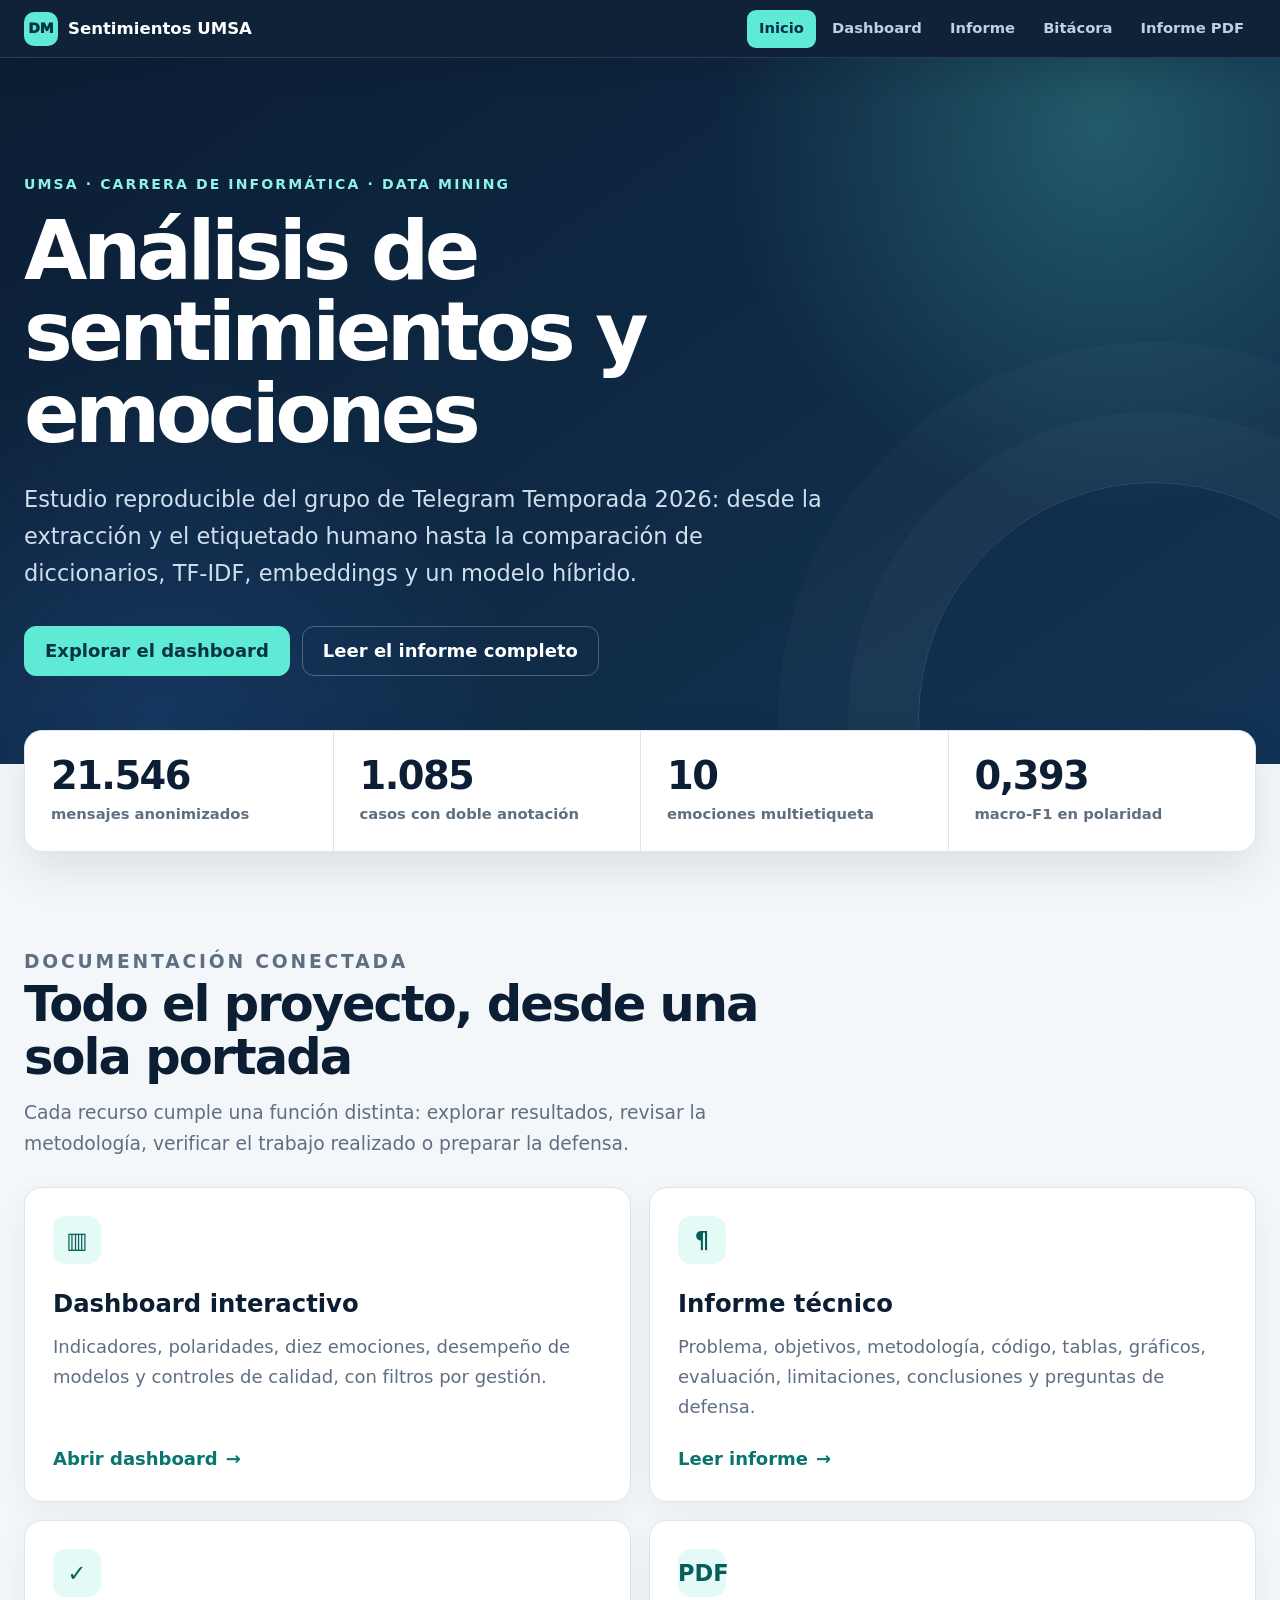
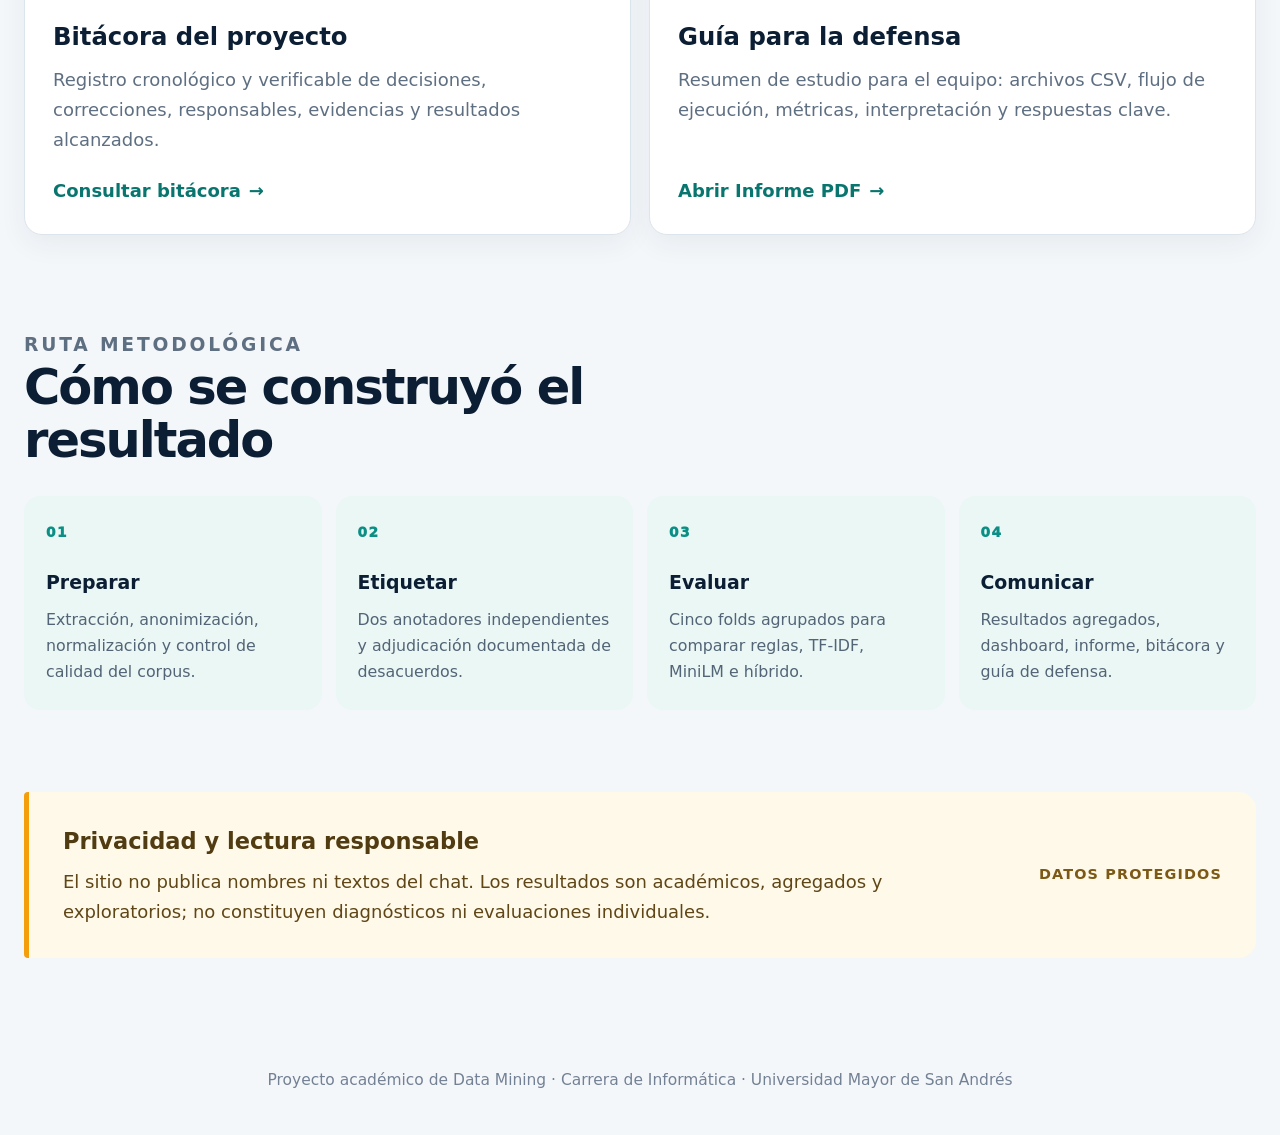
<file: index.html>
<!doctype html>
<html lang="es">
<head>
  <meta charset="utf-8">
  <meta name="viewport" content="width=device-width, initial-scale=1">
  <meta name="description" content="Sitio académico del análisis de sentimientos y emociones del grupo de Telegram Temporada 2026 de Informática UMSA.">
  <title>Sentimientos UMSA | Proyecto de Data Mining</title>
  <style>
    :root {
      --navy: #0b1e34;
      --navy-2: #123454;
      --teal: #0b8f85;
      --mint: #5eead4;
      --ink: #172033;
      --muted: #5f6f82;
      --line: #dce5ec;
      --canvas: #f4f7fa;
      --paper: #fff;
      --shadow: 0 18px 45px rgba(11, 30, 52, .10);
    }

    * { box-sizing: border-box; }
    html { scroll-behavior: smooth; font-size: 18px; }
    body {
      margin: 0; min-width: 320px; color: var(--ink); background: var(--canvas);
      font: 1rem/1.65 Inter, ui-sans-serif, system-ui, -apple-system, BlinkMacSystemFont, "Segoe UI", sans-serif;
    }
    a { color: inherit; }
    .project-nav {
      position: sticky; top: 0; z-index: 50; min-height: 58px; display: flex;
      align-items: center; justify-content: space-between; gap: 24px;
      padding: 9px max(24px, calc((100vw - 1280px) / 2)); overflow-x: auto;
      color: #dbeafe; background: rgba(11, 30, 52, .98);
      border-bottom: 1px solid rgba(255,255,255,.12); box-shadow: 0 10px 28px rgba(15,23,42,.18);
      backdrop-filter: blur(16px);
    }
    .project-brand, .project-links, .project-links a { display: flex; align-items: center; }
    .project-brand { flex: 0 0 auto; gap: 10px; color: white; text-decoration: none; }
    .project-brand span { width: 34px; height: 34px; display: grid; place-items: center; border-radius: 10px; color: #083344; background: var(--mint); font-size: .78rem; font-weight: 950; }
    .project-brand strong { white-space: nowrap; font-size: .92rem; }
    .project-links { gap: 4px; }
    .project-links a { min-height: 38px; padding: 0 12px; border-radius: 9px; color: #bdd0e5; font-size: .82rem; font-weight: 800; text-decoration: none; white-space: nowrap; }
    .project-links a:hover { color: white; background: rgba(255,255,255,.09); }
    .project-links a.active { color: #082f49; background: var(--mint); }

    .hero {
      position: relative; overflow: hidden; color: white;
      background:
        radial-gradient(circle at 86% 10%, rgba(94,234,212,.25), transparent 30%),
        radial-gradient(circle at 12% 95%, rgba(59,130,246,.16), transparent 28%),
        linear-gradient(145deg, var(--navy) 0%, var(--navy-2) 100%);
    }
    .hero::after {
      content: ""; position: absolute; right: -110px; bottom: -190px; width: 470px; aspect-ratio: 1;
      border: 1px solid rgba(255,255,255,.12); border-radius: 50%; box-shadow: 0 0 0 70px rgba(255,255,255,.025), 0 0 0 140px rgba(255,255,255,.018);
    }
    .hero-inner { position: relative; z-index: 1; max-width: 1280px; margin: auto; padding: clamp(72px, 9vw, 125px) 24px 88px; }
    .eyebrow { margin: 0 0 14px; color: #8ff2e4; font-size: .78rem; font-weight: 900; letter-spacing: .15em; text-transform: uppercase; }
    h1 { max-width: 910px; margin: 0; font-size: clamp(2.45rem, 6.4vw, 5rem); line-height: .99; letter-spacing: -.055em; }
    .hero-lead { max-width: 820px; margin: 27px 0 0; color: #d0dfed; font-size: clamp(1.05rem, 2vw, 1.25rem); }
    .actions { display: flex; flex-wrap: wrap; gap: 12px; margin-top: 34px; }
    .button { display: inline-flex; align-items: center; justify-content: center; min-height: 50px; padding: 0 20px; border: 1px solid rgba(255,255,255,.26); border-radius: 12px; color: white; font-weight: 850; text-decoration: none; transition: transform .18s ease, background .18s ease; }
    .button:hover { transform: translateY(-2px); background: rgba(255,255,255,.08); }
    .button.primary { border-color: var(--mint); color: #073342; background: var(--mint); }
    .button.primary:hover { background: #86f4e3; }

    main { max-width: 1280px; margin: auto; padding: 0 24px 80px; }
    .stats { position: relative; z-index: 2; display: grid; grid-template-columns: repeat(4, 1fr); margin-top: -34px; border: 1px solid var(--line); border-radius: 18px; background: var(--paper); box-shadow: var(--shadow); }
    .stat { padding: 24px 26px; }
    .stat + .stat { border-left: 1px solid var(--line); }
    .stat strong { display: block; color: var(--navy); font-size: clamp(1.7rem, 3vw, 2.35rem); line-height: 1.08; letter-spacing: -.04em; }
    .stat span { display: block; margin-top: 6px; color: var(--muted); font-size: .82rem; font-weight: 750; }

    section { padding-top: 82px; scroll-margin-top: 72px; }
    .section-heading { max-width: 790px; margin-bottom: 28px; }
    .section-heading h2 { margin: 0; color: var(--navy); font-size: clamp(1.8rem, 4vw, 2.75rem); line-height: 1.08; letter-spacing: -.04em; }
    .section-heading p { margin: 13px 0 0; color: var(--muted); font-size: 1.04rem; }
    .resource-grid { display: grid; grid-template-columns: repeat(2, minmax(0, 1fr)); gap: 18px; }
    .resource-card { display: flex; flex-direction: column; min-height: 260px; padding: 28px; border: 1px solid var(--line); border-radius: 18px; background: var(--paper); box-shadow: 0 9px 28px rgba(11,30,52,.06); transition: transform .2s ease, box-shadow .2s ease, border-color .2s ease; }
    .resource-card:hover { transform: translateY(-4px); border-color: #9edbd5; box-shadow: var(--shadow); }
    .resource-icon { width: 48px; height: 48px; display: grid; place-items: center; border-radius: 13px; color: #075e59; background: #e4faf6; font-size: 1.25rem; font-weight: 900; }
    .resource-card h3 { margin: 20px 0 8px; color: var(--navy); font-size: 1.35rem; }
    .resource-card p { margin: 0; color: var(--muted); }
    .card-link { display: inline-flex; align-items: center; gap: 8px; margin-top: auto; padding-top: 22px; color: #08756e; font-weight: 900; text-decoration: none; }
    .card-link::after { content: "→"; transition: transform .18s ease; }
    .resource-card:hover .card-link::after { transform: translateX(4px); }

    .method { display: grid; grid-template-columns: repeat(4, 1fr); gap: 14px; counter-reset: method; }
    .method article { position: relative; padding: 25px 22px; border-radius: 16px; background: #eaf7f5; counter-increment: method; }
    .method article::before { content: "0" counter(method); display: block; margin-bottom: 24px; color: var(--teal); font-size: .76rem; font-weight: 950; letter-spacing: .1em; }
    .method h3 { margin: 0 0 8px; color: var(--navy); font-size: 1.05rem; }
    .method p { margin: 0; color: #526476; font-size: .88rem; }

    .note { display: grid; grid-template-columns: 1fr auto; gap: 32px; align-items: center; padding: 31px 34px; border-left: 5px solid #f59e0b; border-radius: 4px 18px 18px 4px; color: #5f4616; background: #fff9e9; }
    .note h2 { margin: 0 0 7px; color: #513b11; font-size: 1.25rem; }
    .note p { margin: 0; }
    .note strong { white-space: nowrap; color: #7c5915; font-size: .8rem; letter-spacing: .08em; text-transform: uppercase; }
    footer { padding: 30px 24px 42px; color: #738195; text-align: center; font-size: .86rem; }

    @media (max-width: 850px) {
      .project-nav { justify-content: flex-start; gap: 18px; padding: 8px 14px; }
      .stats { grid-template-columns: repeat(2, 1fr); }
      .stat:nth-child(3) { border-left: 0; border-top: 1px solid var(--line); }
      .stat:nth-child(4) { border-top: 1px solid var(--line); }
      .resource-grid { grid-template-columns: 1fr; }
      .method { grid-template-columns: repeat(2, 1fr); }
    }
    @media (max-width: 540px) {
      html { font-size: 17px; }
      .hero-inner { padding-top: 58px; }
      .stats { grid-template-columns: 1fr; margin-top: -25px; }
      .stat + .stat { border-left: 0; border-top: 1px solid var(--line); }
      .method { grid-template-columns: 1fr; }
      .note { grid-template-columns: 1fr; gap: 15px; }
    }
    @media print {
      .project-nav, .actions { display: none; }
      .hero { color: var(--ink); background: white; }
      .hero-lead { color: var(--muted); }
      .stats { margin-top: 0; }
      .resource-card { min-height: auto; box-shadow: none; }
    }
  </style>
</head>
<body>
  <nav class="project-nav" aria-label="Secciones del proyecto">
    <a class="project-brand" href="index.html"><span>DM</span><strong>Sentimientos UMSA</strong></a>
    <div class="project-links">
      <a class="active" aria-current="page" href="index.html">Inicio</a>
      <a href="informe/Dashboard_Data_Mining.html">Dashboard</a>
      <a href="informe/Informe_Dashboard_Data_Mining.html">Informe</a>
      <a href="informe/Bitacora_Data_Mining.html">Bitácora</a>
      <a href="docs/Informe_defensa_Data_Mining.pdf">Informe PDF</a>
    </div>
  </nav>

  <header class="hero">
    <div class="hero-inner">
      <p class="eyebrow">UMSA · Carrera de Informática · Data Mining</p>
      <h1>Análisis de sentimientos y emociones</h1>
      <p class="hero-lead">Estudio reproducible del grupo de Telegram Temporada 2026: desde la extracción y el etiquetado humano hasta la comparación de diccionarios, TF-IDF, embeddings y un modelo híbrido.</p>
      <div class="actions">
        <a class="button primary" href="informe/Dashboard_Data_Mining.html">Explorar el dashboard</a>
        <a class="button" href="informe/Informe_Dashboard_Data_Mining.html">Leer el informe completo</a>
      </div>
    </div>
  </header>

  <main>
    <div class="stats" aria-label="Indicadores principales del proyecto">
      <div class="stat"><strong>21.546</strong><span>mensajes anonimizados</span></div>
      <div class="stat"><strong>1.085</strong><span>casos con doble anotación</span></div>
      <div class="stat"><strong>10</strong><span>emociones multietiqueta</span></div>
      <div class="stat"><strong>0,393</strong><span>macro-F1 en polaridad</span></div>
    </div>

    <section id="recursos">
      <div class="section-heading">
        <p class="eyebrow">Documentación conectada</p>
        <h2>Todo el proyecto, desde una sola portada</h2>
        <p>Cada recurso cumple una función distinta: explorar resultados, revisar la metodología, verificar el trabajo realizado o preparar la defensa.</p>
      </div>
      <div class="resource-grid">
        <article class="resource-card">
          <div class="resource-icon" aria-hidden="true">▥</div>
          <h3>Dashboard interactivo</h3>
          <p>Indicadores, polaridades, diez emociones, desempeño de modelos y controles de calidad, con filtros por gestión.</p>
          <a class="card-link" href="informe/Dashboard_Data_Mining.html">Abrir dashboard</a>
        </article>
        <article class="resource-card">
          <div class="resource-icon" aria-hidden="true">¶</div>
          <h3>Informe técnico</h3>
          <p>Problema, objetivos, metodología, código, tablas, gráficos, evaluación, limitaciones, conclusiones y preguntas de defensa.</p>
          <a class="card-link" href="informe/Informe_Dashboard_Data_Mining.html">Leer informe</a>
        </article>
        <article class="resource-card">
          <div class="resource-icon" aria-hidden="true">✓</div>
          <h3>Bitácora del proyecto</h3>
          <p>Registro cronológico y verificable de decisiones, correcciones, responsables, evidencias y resultados alcanzados.</p>
          <a class="card-link" href="informe/Bitacora_Data_Mining.html">Consultar bitácora</a>
        </article>
        <article class="resource-card">
          <div class="resource-icon" aria-hidden="true">PDF</div>
          <h3>Guía para la defensa</h3>
          <p>Resumen de estudio para el equipo: archivos CSV, flujo de ejecución, métricas, interpretación y respuestas clave.</p>
          <a class="card-link" href="docs/Informe_defensa_Data_Mining.pdf">Abrir Informe PDF</a>
        </article>
      </div>
    </section>

    <section id="metodo">
      <div class="section-heading">
        <p class="eyebrow">Ruta metodológica</p>
        <h2>Cómo se construyó el resultado</h2>
      </div>
      <div class="method">
        <article><h3>Preparar</h3><p>Extracción, anonimización, normalización y control de calidad del corpus.</p></article>
        <article><h3>Etiquetar</h3><p>Dos anotadores independientes y adjudicación documentada de desacuerdos.</p></article>
        <article><h3>Evaluar</h3><p>Cinco folds agrupados para comparar reglas, TF-IDF, MiniLM e híbrido.</p></article>
        <article><h3>Comunicar</h3><p>Resultados agregados, dashboard, informe, bitácora y guía de defensa.</p></article>
      </div>
    </section>

    <section>
      <div class="note">
        <div><h2>Privacidad y lectura responsable</h2><p>El sitio no publica nombres ni textos del chat. Los resultados son académicos, agregados y exploratorios; no constituyen diagnósticos ni evaluaciones individuales.</p></div>
        <strong>Datos protegidos</strong>
      </div>
    </section>
  </main>

  <footer>Proyecto académico de Data Mining · Carrera de Informática · Universidad Mayor de San Andrés</footer>
</body>
</html>
</file>
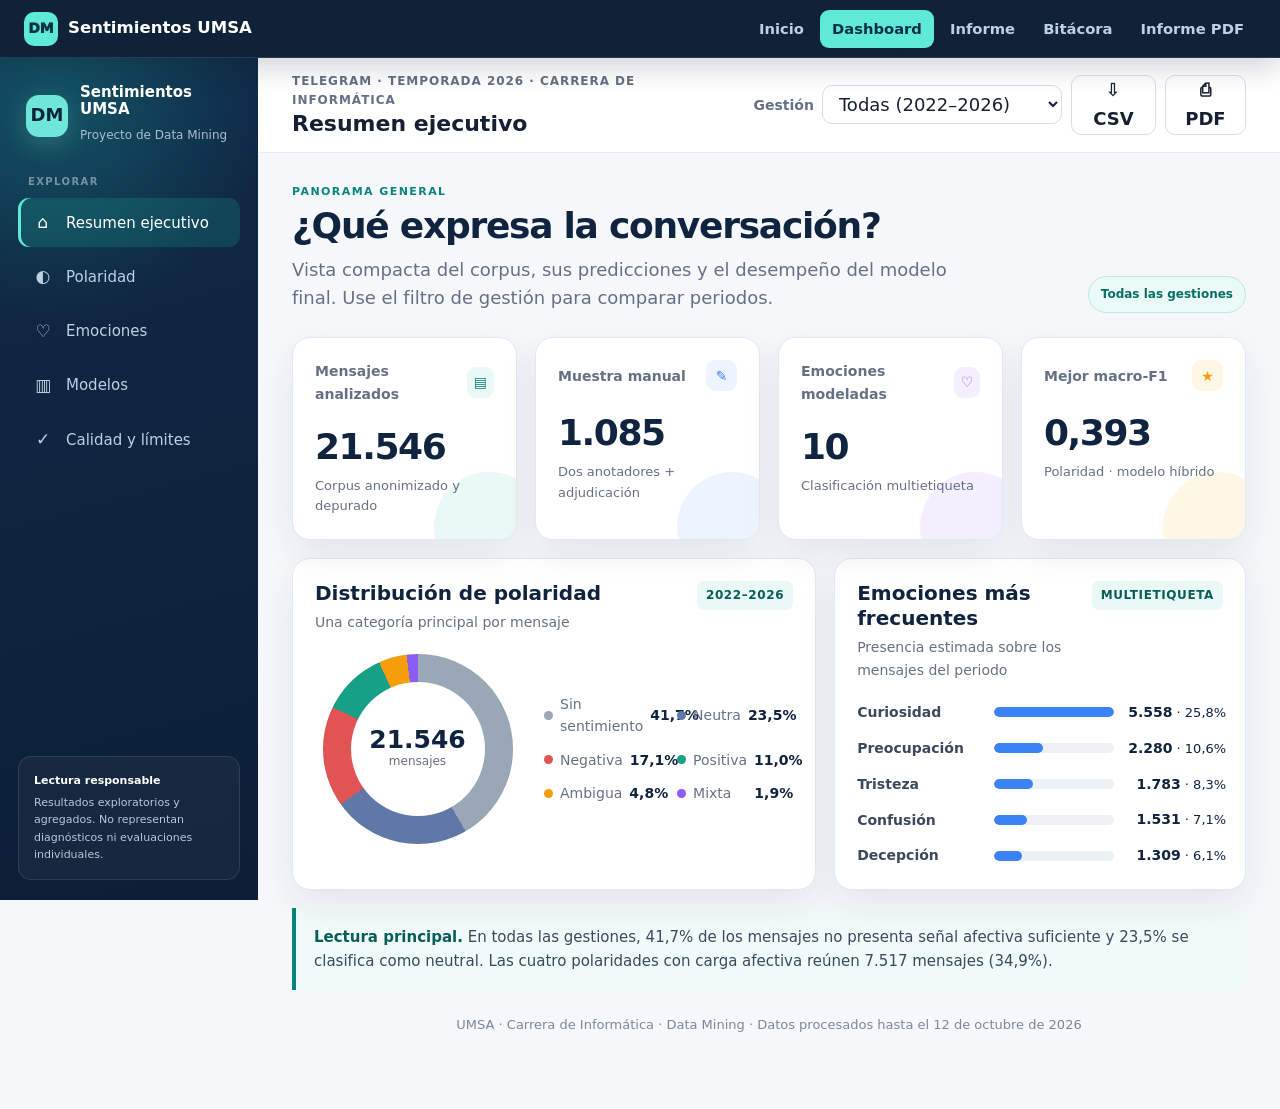
<file: informe/Dashboard_Data_Mining.html>
<!doctype html>
<html lang="es">
<head>
  <meta charset="utf-8">
  <meta name="viewport" content="width=device-width, initial-scale=1">
  <meta name="description" content="Dashboard académico del análisis de sentimientos y emociones del grupo de Telegram Temporada 2026.">
  <title>Dashboard | Sentimientos y emociones — Temporada 2026</title>
  <style>
    :root {
      --navy: #10233f;
      --navy-2: #183659;
      --teal: #07847c;
      --cyan: #1bb5a7;
      --orange: #f59e0b;
      --red: #e25353;
      --blue: #3b82f6;
      --violet: #8b5cf6;
      --ink: #172033;
      --muted: #667085;
      --line: #e3e8ef;
      --canvas: #f5f7fb;
      --paper: #fff;
      --shadow: 0 14px 36px rgba(16, 35, 63, .08);
      --radius: 18px;
      color-scheme: light;
    }

    * { box-sizing: border-box; }
    html { scroll-behavior: smooth; font-size: 18px; }
    body {
      margin: 0;
      min-width: 320px;
      color: var(--ink);
      background: var(--canvas);
      font: 1rem/1.6 Inter, ui-sans-serif, system-ui, -apple-system, BlinkMacSystemFont, "Segoe UI", sans-serif;
    }
    button, select { font: inherit; }
    button { cursor: pointer; }
    .sr-only {
      position: absolute; width: 1px; height: 1px; padding: 0; margin: -1px;
      overflow: hidden; clip: rect(0, 0, 0, 0); white-space: nowrap; border: 0;
    }

    .project-nav {
      position: sticky; top: 0; z-index: 50; min-height: 58px; display: flex;
      align-items: center; justify-content: space-between; gap: 24px;
      padding: 9px max(24px, calc((100vw - 1500px) / 2 + 24px)); overflow-x: auto;
      color: #dbeafe; background: rgba(11, 30, 52, .98);
      border-bottom: 1px solid rgba(255,255,255,.12); box-shadow: 0 10px 28px rgba(15,23,42,.18);
      backdrop-filter: blur(16px);
    }
    .project-brand, .project-links, .project-links a { display: flex; align-items: center; }
    .project-brand { flex: 0 0 auto; gap: 10px; color: white; text-decoration: none; }
    .project-brand span { width: 34px; height: 34px; display: grid; place-items: center; border-radius: 10px; color: #083344; background: #5eead4; font-size: .78rem; font-weight: 950; }
    .project-brand strong { white-space: nowrap; font-size: .92rem; }
    .project-links { gap: 4px; }
    .project-links a { min-height: 38px; padding: 0 12px; border-radius: 9px; color: #bdd0e5; font-size: .82rem; font-weight: 800; text-decoration: none; white-space: nowrap; }
    .project-links a:hover { color: white; background: rgba(255,255,255,.09); }
    .project-links a.active { color: #082f49; background: #5eead4; }

    .shell { min-height: calc(100vh - 58px); display: grid; grid-template-columns: 258px minmax(0, 1fr); }
    .sidebar {
      position: sticky; top: 58px; height: calc(100vh - 58px); z-index: 20;
      display: flex; flex-direction: column; padding: 26px 18px 20px;
      color: #fff; background:
        radial-gradient(circle at 20% 5%, rgba(27,181,167,.30), transparent 26%),
        linear-gradient(165deg, #102a48 0%, #0d1e36 100%);
    }
    .brand { display: flex; gap: 12px; align-items: center; padding: 0 8px 27px; }
    .brand-mark {
      width: 42px; height: 42px; display: grid; place-items: center; flex: 0 0 auto;
      border-radius: 13px; color: #092539; background: #6ee7d8; font-weight: 900;
      box-shadow: 0 8px 24px rgba(110,231,216,.22);
    }
    .brand strong { display: block; font-size: 15px; line-height: 1.15; }
    .brand small { color: #a9bdd2; font-size: 12px; }
    .nav-label {
      margin: 0 10px 8px; color: #7791aa; font-size: 10px; font-weight: 800;
      letter-spacing: .14em; text-transform: uppercase;
    }
    .nav { display: grid; gap: 5px; }
    .nav-button {
      width: 100%; display: flex; align-items: center; gap: 11px; padding: 11px 13px;
      border: 0; border-radius: 11px; text-align: left; color: #bfd0e1; background: transparent;
      transition: .18s ease; font-size: 15px;
    }
    .nav-button:hover { color: #fff; background: rgba(255,255,255,.07); }
    .nav-button.active { color: #fff; background: rgba(27,181,167,.20); box-shadow: inset 3px 0 #5eead4; }
    .nav-icon { width: 24px; text-align: center; font-size: 17px; }
    .sidebar-note {
      margin-top: auto; padding: 15px; border: 1px solid rgba(255,255,255,.10);
      border-radius: 13px; color: #b8c8d8; background: rgba(255,255,255,.04); font-size: 11px;
    }
    .sidebar-note strong { display: block; margin-bottom: 4px; color: #fff; }

    .workspace { min-width: 0; }
    .topbar {
      position: sticky; top: 58px; z-index: 15; min-height: 78px; display: flex;
      align-items: center; justify-content: space-between; gap: 18px; padding: 14px 34px;
      border-bottom: 1px solid rgba(227,232,239,.85); background: rgba(255,255,255,.92);
      backdrop-filter: blur(12px);
    }
    .topbar-title { min-width: 0; }
    .topbar-title p { margin: 0; color: var(--muted); font-size: 12px; font-weight: 700; letter-spacing: .08em; text-transform: uppercase; }
    .topbar-title h1 { margin: 1px 0 0; overflow: hidden; font-size: 22px; line-height: 1.2; white-space: nowrap; text-overflow: ellipsis; }
    .toolbar { display: flex; align-items: center; gap: 9px; }
    .field { display: flex; align-items: center; gap: 8px; }
    .field label { color: var(--muted); font-size: 14px; font-weight: 700; }
    select, .tool-button {
      min-height: 39px; border: 1px solid #d6dde7; border-radius: 10px; color: var(--ink); background: #fff;
    }
    select { padding: 0 34px 0 12px; }
    .tool-button { padding: 0 13px; font-weight: 700; transition: .18s ease; }
    .tool-button:hover { border-color: var(--teal); color: var(--teal); }
    .menu-button { display: none; width: 40px; padding: 0; }

    main { max-width: 1500px; margin: 0 auto; padding: 30px 34px 60px; }
    .view { display: none; }
    .view.active { display: block; }
    .page-heading { display: flex; justify-content: space-between; gap: 28px; align-items: flex-end; margin-bottom: 24px; }
    .eyebrow { margin: 0 0 6px; color: var(--teal); font-size: 11px; font-weight: 900; letter-spacing: .13em; text-transform: uppercase; }
    .page-heading h2 { margin: 0; color: var(--navy); font-size: clamp(25px, 3vw, 36px); line-height: 1.12; letter-spacing: -.035em; }
    .page-heading .lead { max-width: 690px; margin: 9px 0 0; color: var(--muted); }
    .scope-pill {
      flex: 0 0 auto; padding: 8px 12px; border: 1px solid #bde7e1; border-radius: 999px;
      color: #086d67; background: #eafaf7; font-size: 12px; font-weight: 800;
    }

    .grid { display: grid; gap: 18px; }
    .kpi-grid { grid-template-columns: repeat(4, minmax(0, 1fr)); }
    .two-col { grid-template-columns: minmax(0, 1.12fr) minmax(320px, .88fr); }
    .equal-col { grid-template-columns: repeat(2, minmax(0, 1fr)); }
    .card {
      min-width: 0; padding: 22px; border: 1px solid var(--line); border-radius: var(--radius);
      background: var(--paper); box-shadow: var(--shadow);
    }
    .kpi { position: relative; overflow: hidden; min-height: 137px; }
    .kpi::after { content: ""; position: absolute; inset: auto -28px -43px auto; width: 110px; height: 110px; border-radius: 50%; background: var(--kpi-wash, #eaf8f6); }
    .kpi-label { display: flex; align-items: center; justify-content: space-between; gap: 8px; color: var(--muted); font-size: 14px; font-weight: 800; }
    .kpi-badge { width: 31px; height: 31px; display: grid; place-items: center; border-radius: 9px; color: var(--kpi-color, var(--teal)); background: var(--kpi-wash, #eaf8f6); }
    .kpi-value { position: relative; z-index: 1; margin-top: 13px; color: var(--navy); font-size: clamp(26px, 3vw, 36px); font-weight: 900; letter-spacing: -.04em; }
    .kpi-help { position: relative; z-index: 1; color: var(--muted); font-size: 13px; }
    .card-header { display: flex; align-items: flex-start; justify-content: space-between; gap: 16px; margin-bottom: 20px; }
    .card-title { margin: 0; color: var(--navy); font-size: 20px; line-height: 1.25; }
    .card-subtitle { margin: 5px 0 0; color: var(--muted); font-size: 14px; }
    .tag { flex: 0 0 auto; padding: 5px 9px; border-radius: 7px; color: #075e59; background: #e9f8f5; font-size: 12px; font-weight: 900; letter-spacing: .05em; text-transform: uppercase; }
    .mt { margin-top: 18px; }

    .donut-layout { display: grid; grid-template-columns: 205px minmax(0, 1fr); gap: 24px; align-items: center; }
    .donut {
      position: relative; width: 190px; aspect-ratio: 1; margin: auto; border-radius: 50%;
      background: conic-gradient(#ddd 0 100%); box-shadow: inset 0 0 0 1px rgba(0,0,0,.03);
    }
    .donut::after { content: ""; position: absolute; inset: 28px; border-radius: 50%; background: #fff; }
    .donut-center { position: absolute; inset: 0; z-index: 1; display: grid; place-content: center; text-align: center; pointer-events: none; }
    .donut-center strong { color: var(--navy); font-size: 25px; line-height: 1; }
    .donut-center span { color: var(--muted); font-size: 12px; }
    .legend { display: grid; grid-template-columns: repeat(2, minmax(0, 1fr)); gap: 11px 17px; }
    .legend-item { display: grid; grid-template-columns: 9px 1fr auto; gap: 7px; align-items: center; font-size: 14px; }
    .dot { width: 9px; height: 9px; border-radius: 50%; }
    .legend-item span { color: var(--muted); }
    .legend-item strong { color: var(--navy); }

    .bars { display: grid; gap: 13px; }
    .bar-row { display: grid; grid-template-columns: 125px minmax(120px, 1fr) 100px; gap: 12px; align-items: center; }
    .bar-label { overflow: hidden; color: #3c485c; font-size: 14px; font-weight: 700; text-overflow: ellipsis; white-space: nowrap; }
    .bar-track { height: 10px; overflow: hidden; border-radius: 99px; background: #edf1f5; }
    .bar-fill { height: 100%; min-width: 2px; border-radius: inherit; background: var(--bar-color, var(--teal)); transition: width .35s ease; }
    .bar-value { text-align: right; color: var(--navy); font-size: 13px; font-variant-numeric: tabular-nums; }
    .bar-value strong { font-size: 14px; }

    .insight {
      padding: 17px 18px; border-left: 4px solid var(--teal); border-radius: 0 12px 12px 0;
      color: #3a4a5e; background: #f0faf8; font-size: 15px;
    }
    .insight strong { color: #075e59; }
    .notice { padding: 15px 17px; border: 1px solid #f3d69c; border-radius: 12px; color: #6f5014; background: #fffaee; font-size: 14px; }

    .stack-list { display: grid; gap: 17px; }
    .stack-row { display: grid; grid-template-columns: 52px minmax(0, 1fr) 62px; gap: 11px; align-items: center; }
    .stack-year { color: var(--navy); font-size: 12px; font-weight: 900; }
    .stack { display: flex; height: 19px; overflow: hidden; border-radius: 6px; background: #edf1f5; }
    .stack span { min-width: 1px; height: 100%; }
    .stack-total { color: var(--muted); text-align: right; font-size: 11px; font-variant-numeric: tabular-nums; }

    .table-wrap { overflow: auto; border: 1px solid var(--line); border-radius: 13px; }
    table { width: 100%; border-collapse: collapse; font-size: 14px; }
    th, td { padding: 11px 13px; border-bottom: 1px solid var(--line); text-align: right; white-space: nowrap; }
    th:first-child, td:first-child { text-align: left; }
    th { color: #506079; background: #f7f9fb; font-size: 12px; letter-spacing: .04em; text-transform: uppercase; }
    tbody tr:last-child td { border-bottom: 0; }
    tbody tr:hover td { background: #fafcfb; }

    .model-row { display: grid; grid-template-columns: 180px 1fr 58px; gap: 12px; align-items: center; margin: 14px 0; }
    .model-name { color: #3a4658; font-size: 14px; font-weight: 700; }
    .model-track { height: 13px; overflow: hidden; border-radius: 99px; background: #edf1f5; }
    .model-fill { height: 100%; border-radius: inherit; background: #9aacbd; }
    .model-row.winner .model-fill { background: linear-gradient(90deg, var(--teal), #23c7b7); }
    .model-row.winner .model-name, .model-row.winner .model-value { color: #08756e; font-weight: 900; }
    .model-value { text-align: right; font-size: 14px; font-variant-numeric: tabular-nums; }

    .quality-score { display: grid; grid-template-columns: 100px 1fr; gap: 20px; align-items: center; }
    .score-ring {
      width: 96px; aspect-ratio: 1; display: grid; place-items: center; border-radius: 50%;
      color: var(--navy); background: conic-gradient(var(--teal) var(--score), #e8edf2 0);
    }
    .score-ring::before { content: attr(data-value); width: 72px; aspect-ratio: 1; display: grid; place-items: center; border-radius: 50%; background: #fff; font-size: 19px; font-weight: 900; }
    .quality-score h4 { margin: 0 0 4px; color: var(--navy); }
    .quality-score p { margin: 0; color: var(--muted); font-size: 14px; }
    .checklist { display: grid; gap: 12px; margin: 0; padding: 0; list-style: none; }
    .checklist li { position: relative; padding-left: 28px; color: #47566a; font-size: 15px; }
    .checklist li::before { content: "✓"; position: absolute; left: 0; top: 0; width: 19px; height: 19px; display: grid; place-items: center; border-radius: 50%; color: #fff; background: var(--teal); font-size: 11px; font-weight: 900; }
    .footer { margin-top: 25px; color: #7b8798; font-size: 13px; text-align: center; }

    @media (max-width: 1050px) {
      .kpi-grid { grid-template-columns: repeat(2, minmax(0, 1fr)); }
      .two-col, .equal-col { grid-template-columns: 1fr; }
    }
    @media (max-width: 800px) {
      .project-nav { justify-content: flex-start; gap: 18px; padding: 8px 14px; }
      .shell { grid-template-columns: 1fr; }
      .sidebar { position: fixed; inset: 58px auto 0 0; width: 258px; height: calc(100vh - 58px); transform: translateX(-105%); transition: transform .22s ease; box-shadow: 18px 0 45px rgba(0,0,0,.24); }
      .sidebar.open { transform: translateX(0); }
      .topbar { padding: 12px 18px; }
      .menu-button { display: block; }
      .topbar-title p { display: none; }
      main { padding: 24px 18px 48px; }
      .page-heading { align-items: flex-start; flex-direction: column; gap: 12px; }
      .tool-button .wide-label, .field label { display: none; }
    }
    @media (max-width: 570px) {
      .kpi-grid { grid-template-columns: 1fr; }
      .donut-layout { grid-template-columns: 1fr; }
      .legend { grid-template-columns: 1fr 1fr; }
      .bar-row { grid-template-columns: 94px 1fr 70px; gap: 8px; }
      .model-row { grid-template-columns: 120px 1fr 44px; gap: 8px; }
      .card { padding: 18px; }
      .topbar-title h1 { font-size: 16px; }
    }
    @media print {
      body { background: #fff; font-size: 11px; }
      .shell { display: block; }
      .project-nav, .sidebar, .topbar, .no-print { display: none !important; }
      main { max-width: none; padding: 0; }
      .view { display: block !important; break-before: page; }
      .view:first-child { break-before: auto; }
      .card { break-inside: avoid; box-shadow: none; }
      .page-heading { margin-top: 20px; }
    }
  </style>
</head>
<body>
  <nav class="project-nav" aria-label="Secciones del proyecto">
    <a class="project-brand" href="../index.html"><span>DM</span><strong>Sentimientos UMSA</strong></a>
    <div class="project-links">
      <a href="../index.html">Inicio</a>
      <a class="active" aria-current="page" href="Dashboard_Data_Mining.html">Dashboard</a>
      <a href="Informe_Dashboard_Data_Mining.html">Informe</a>
      <a href="Bitacora_Data_Mining.html">Bitácora</a>
      <a href="../docs/Informe_defensa_Data_Mining.pdf">Informe PDF</a>
    </div>
  </nav>
  <div class="shell">
    <aside class="sidebar" id="sidebar" aria-label="Navegación principal">
      <div class="brand">
        <div class="brand-mark" aria-hidden="true">DM</div>
        <div><strong>Sentimientos UMSA</strong><small>Proyecto de Data Mining</small></div>
      </div>
      <p class="nav-label">Explorar</p>
      <nav class="nav">
        <button class="nav-button active" data-view="resumen"><span class="nav-icon">⌂</span>Resumen ejecutivo</button>
        <button class="nav-button" data-view="polaridad"><span class="nav-icon">◐</span>Polaridad</button>
        <button class="nav-button" data-view="emociones"><span class="nav-icon">♡</span>Emociones</button>
        <button class="nav-button" data-view="modelos"><span class="nav-icon">▥</span>Modelos</button>
        <button class="nav-button" data-view="calidad"><span class="nav-icon">✓</span>Calidad y límites</button>
      </nav>
      <div class="sidebar-note">
        <strong>Lectura responsable</strong>
        Resultados exploratorios y agregados. No representan diagnósticos ni evaluaciones individuales.
      </div>
    </aside>

    <div class="workspace">
      <header class="topbar">
        <button class="tool-button menu-button" id="menuButton" aria-label="Abrir menú">☰</button>
        <div class="topbar-title">
          <p>Telegram · Temporada 2026 · Carrera de Informática</p>
          <h1 id="topTitle">Resumen ejecutivo</h1>
        </div>
        <div class="toolbar">
          <div class="field">
            <label for="yearSelect">Gestión</label>
            <select id="yearSelect" aria-label="Filtrar por gestión">
              <option value="all">Todas (2022–2026)</option>
              <option value="2022">2022</option>
              <option value="2023">2023</option>
              <option value="2024">2024</option>
              <option value="2025">2025</option>
              <option value="2026">2026</option>
            </select>
          </div>
          <button class="tool-button no-print" id="downloadButton" title="Descargar los datos visibles en CSV">⇩ <span class="wide-label">CSV</span></button>
          <button class="tool-button no-print" id="printButton" title="Imprimir o guardar como PDF">⎙ <span class="wide-label">PDF</span></button>
        </div>
      </header>

      <main>
        <section class="view active" id="view-resumen" data-title="Resumen ejecutivo">
          <div class="page-heading">
            <div>
              <p class="eyebrow">Panorama general</p>
              <h2>¿Qué expresa la conversación?</h2>
              <p class="lead">Vista compacta del corpus, sus predicciones y el desempeño del modelo final. Use el filtro de gestión para comparar periodos.</p>
            </div>
            <span class="scope-pill scope-label">Todas las gestiones</span>
          </div>

          <div class="grid kpi-grid">
            <article class="card kpi"><div class="kpi-label">Mensajes analizados <span class="kpi-badge">▤</span></div><div class="kpi-value js-total">21.546</div><div class="kpi-help">Corpus anonimizado y depurado</div></article>
            <article class="card kpi" style="--kpi-color:#3b82f6;--kpi-wash:#edf4ff"><div class="kpi-label">Muestra manual <span class="kpi-badge">✎</span></div><div class="kpi-value">1.085</div><div class="kpi-help">Dos anotadores + adjudicación</div></article>
            <article class="card kpi" style="--kpi-color:#8b5cf6;--kpi-wash:#f3efff"><div class="kpi-label">Emociones modeladas <span class="kpi-badge">♡</span></div><div class="kpi-value">10</div><div class="kpi-help">Clasificación multietiqueta</div></article>
            <article class="card kpi" style="--kpi-color:#f59e0b;--kpi-wash:#fff7e5"><div class="kpi-label">Mejor macro-F1 <span class="kpi-badge">★</span></div><div class="kpi-value">0,393</div><div class="kpi-help">Polaridad · modelo híbrido</div></article>
          </div>

          <div class="grid two-col mt">
            <article class="card">
              <div class="card-header"><div><h3 class="card-title">Distribución de polaridad</h3><p class="card-subtitle">Una categoría principal por mensaje</p></div><span class="tag scope-short">2022–2026</span></div>
              <div class="donut-layout"><div class="donut" id="overviewDonut"><div class="donut-center"><strong class="js-total">21.546</strong><span>mensajes</span></div></div><div class="legend" id="overviewLegend"></div></div>
            </article>
            <article class="card">
              <div class="card-header"><div><h3 class="card-title">Emociones más frecuentes</h3><p class="card-subtitle">Presencia estimada sobre los mensajes del periodo</p></div><span class="tag">Multietiqueta</span></div>
              <div class="bars" id="overviewEmotionBars"></div>
            </article>
          </div>
          <div class="insight mt" id="summaryInsight"><strong>Lectura principal.</strong> Cargando interpretación…</div>
        </section>

        <section class="view" id="view-polaridad" data-title="Análisis de polaridad">
          <div class="page-heading"><div><p class="eyebrow">Orientación afectiva</p><h2>Polaridad de los mensajes</h2><p class="lead">Cada mensaje recibe una sola categoría. “Sin sentimiento” indica ausencia de señal afectiva suficiente, no una emoción negativa.</p></div><span class="scope-pill scope-label">Todas las gestiones</span></div>
          <div class="grid two-col">
            <article class="card"><div class="card-header"><div><h3 class="card-title">Composición del periodo</h3><p class="card-subtitle">Conteo y porcentaje dentro de la gestión seleccionada</p></div></div><div class="bars" id="polarityBars"></div></article>
            <article class="card"><div class="card-header"><div><h3 class="card-title">Comparación anual</h3><p class="card-subtitle">Participación relativa de las seis categorías</p></div><span class="tag">100 % por fila</span></div><div class="stack-list" id="yearStacks"></div><div class="legend mt" id="stackLegend"></div></article>
          </div>
          <article class="card mt"><div class="card-header"><div><h3 class="card-title">Detalle numérico</h3><p class="card-subtitle">Tabla preparada para lectura y exportación</p></div></div><div class="table-wrap"><table><thead><tr><th>Polaridad</th><th>Mensajes</th><th>Porcentaje</th></tr></thead><tbody id="polarityTable"></tbody></table></div></article>
          <div class="notice mt"><strong>Cómo interpretar:</strong> la predominancia de “sin sentimiento” y “neutra” es coherente con un grupo académico donde abundan avisos, fechas, enlaces y coordinación. Las categorías emocionales deben leerse como tendencias del corpus, no como estados psicológicos de sus participantes.</div>
        </section>

        <section class="view" id="view-emociones" data-title="Análisis de emociones">
          <div class="page-heading"><div><p class="eyebrow">Clasificación multietiqueta</p><h2>Diez emociones del proyecto</h2><p class="lead">Un mismo mensaje puede expresar más de una emoción. Por eso los conteos pueden superar el número de mensajes y los porcentajes no suman 100 %.</p></div><span class="scope-pill scope-label">Todas las gestiones</span></div>
          <div class="grid two-col">
            <article class="card"><div class="card-header"><div><h3 class="card-title">Frecuencia estimada</h3><p class="card-subtitle">Se excluye “sin sentimiento” para comparar las diez emociones</p></div><span class="tag">10 clases</span></div><div class="bars" id="emotionBars"></div></article>
            <article class="card"><div class="card-header"><div><h3 class="card-title">Capacidad por emoción</h3><p class="card-subtitle">F1 fuera de muestra del modelo híbrido</p></div><span class="tag">CV agrupada</span></div><div class="bars" id="emotionF1Bars"></div></article>
          </div>
          <article class="card mt"><div class="card-header"><div><h3 class="card-title">Tabla de resultados emocionales</h3><p class="card-subtitle">Conteos del corpus y desempeño medido en las 1.085 anotaciones</p></div></div><div class="table-wrap"><table><thead><tr><th>Emoción</th><th>Mensajes</th><th>% de mensajes</th><th>Soporte prueba</th><th>Precisión</th><th>Recall</th><th>F1</th></tr></thead><tbody id="emotionTable"></tbody></table></div></article>
          <div class="notice mt"><strong>Precaución:</strong> gratitud y admiración muestran buenos F1, mientras que confusión, enojo, esperanza y tristeza tienen menor estabilidad. La escasez de ejemplos y el lenguaje conversacional explican buena parte de esta diferencia.</div>
        </section>

        <section class="view" id="view-modelos" data-title="Comparación de modelos">
          <div class="page-heading"><div><p class="eyebrow">Validación cruzada agrupada</p><h2>¿Por qué se eligió el modelo híbrido?</h2><p class="lead">Se compararon reglas, palabras y representaciones semánticas bajo las mismas cinco particiones, agrupando textos normalizados para evitar fuga de información.</p></div><span class="scope-pill">1.085 casos manuales</span></div>
          <div class="grid equal-col">
            <article class="card"><div class="card-header"><div><h3 class="card-title">Macro-F1 de polaridad</h3><p class="card-subtitle">Promedio equilibrado entre seis clases</p></div><span class="tag">Mejor: 0,393</span></div><div id="polarityModels"></div></article>
            <article class="card"><div class="card-header"><div><h3 class="card-title">Macro-F1 de emociones</h3><p class="card-subtitle">Promedio equilibrado entre diez etiquetas</p></div><span class="tag">Mejor: 0,375</span></div><div id="emotionModels"></div></article>
          </div>
          <div class="grid equal-col mt">
            <article class="card"><h3 class="card-title">Representación final</h3><ul class="checklist mt"><li>TF-IDF captura vocabulario local, abreviaciones y expresiones frecuentes.</li><li>MiniLM aporta similitud semántica entre frases redactadas de forma distinta.</li><li>La concatenación híbrida conserva ambas fuentes de información.</li><li>Regresión logística aporta una base reproducible y probabilidades por clase.</li></ul></article>
            <article class="card"><h3 class="card-title">Qué demuestra la evaluación</h3><div class="insight mt"><strong>Resultado:</strong> el híbrido logró el mayor macro-F1 en ambas tareas. La mejora es real frente al baseline, pero las cifras moderadas muestran que el problema sigue siendo difícil y que no conviene presentar las predicciones como infalibles.</div></article>
          </div>
          <article class="card mt"><div class="card-header"><div><h3 class="card-title">Métricas comparables</h3><p class="card-subtitle">Predicciones fuera de muestra (OOF) sobre todo el dataset manual</p></div></div><div class="table-wrap"><table><thead><tr><th>Tarea</th><th>Modelo</th><th>Accuracy</th><th>Balanced accuracy</th><th>Macro-F1</th><th>Micro-F1</th></tr></thead><tbody id="modelsTable"></tbody></table></div></article>
        </section>

        <section class="view" id="view-calidad" data-title="Calidad y limitaciones">
          <div class="page-heading"><div><p class="eyebrow">Trazabilidad metodológica</p><h2>Calidad, cobertura y límites</h2><p class="lead">La calidad no se reduce a una métrica: incluye acuerdo humano, cobertura léxica, control de duplicados, evaluación fuera de muestra y protección de identidad.</p></div><span class="scope-pill">Auditoría reproducible</span></div>
          <div class="grid kpi-grid">
            <article class="card"><div class="quality-score"><div class="score-ring" style="--score:41.85%" data-value="0,418"></div><div><h4>Kappa polaridad</h4><p>Acuerdo moderado entre anotadores.</p></div></div></article>
            <article class="card"><div class="quality-score"><div class="score-ring" style="--score:43.24%" data-value="0,432"></div><div><h4>Kappa emoción</h4><p>Emoción principal antes de adjudicar.</p></div></div></article>
            <article class="card"><div class="quality-score"><div class="score-ring" style="--score:52.32%" data-value="0,523"></div><div><h4>Jaccard</h4><p>Coincidencia de conjuntos emocionales.</p></div></div></article>
            <article class="card"><div class="quality-score"><div class="score-ring" style="--score:24.59%" data-value="24,6%"></div><div><h4>Cobertura léxica</h4><p>Diccionario ampliado en el corpus.</p></div></div></article>
          </div>
          <div class="grid two-col mt">
            <article class="card"><div class="card-header"><div><h3 class="card-title">Acuerdo por variable</h3><p class="card-subtitle">Antes de la resolución de discrepancias</p></div></div><div class="bars" id="agreementBars"></div></article>
            <article class="card"><div class="card-header"><div><h3 class="card-title">Qué controles se aplicaron</h3><p class="card-subtitle">Decisiones que hacen defendible el resultado</p></div></div><ul class="checklist"><li>Dos anotaciones independientes y adjudicación de desacuerdos.</li><li>Validación de valores permitidos, campos obligatorios y coherencia interna.</li><li>Agrupación por texto normalizado durante la validación cruzada.</li><li>Comparación contra baseline, diccionario, TF-IDF y MiniLM.</li><li>Clasificación final con probabilidades y configuración conservada.</li><li>Resultados públicos sin nombres ni texto de mensajes.</li></ul></article>
          </div>
          <div class="grid equal-col mt">
            <article class="card"><h3 class="card-title">Cobertura del diccionario</h3><p class="card-subtitle">El recurso léxico propio creció, pero no reemplaza al modelo.</p><div class="model-row"><span class="model-name">Diccionario original</span><div class="model-track"><div class="model-fill" style="width:9.44%;background:#9aacbd"></div></div><span class="model-value">9,44 %</span></div><div class="model-row winner"><span class="model-name">Diccionario ampliado</span><div class="model-track"><div class="model-fill" style="width:24.59%"></div></div><span class="model-value">24,59 %</span></div></article>
            <article class="card"><h3 class="card-title">Limitaciones que deben declararse</h3><ul class="checklist mt"><li>El corpus pertenece a un único grupo y no representa a toda la carrera.</li><li>La muestra manual fue enriquecida; no es una muestra proporcional pura.</li><li>Ironía, contexto conversacional y modismos siguen causando errores.</li><li>Las clases minoritarias tienen menos soporte y resultados más variables.</li><li>Las fechas de 2022–2026 reflejan el historial exportado, no solo 2026.</li></ul></article>
          </div>
        </section>

        <p class="footer">UMSA · Carrera de Informática · Data Mining · Datos procesados hasta el 12 de octubre de 2026</p>
      </main>
    </div>
  </div>

  <script>
    // Datos agregados: no se incluyen textos ni identidades de participantes.
    const totals = { all: 21546, 2022: 1210, 2023: 3755, 2024: 5942, 2025: 6910, 2026: 3729 };
    const polarityOrder = ["sin_sentimiento", "neutra", "negativa", "positiva", "ambigua", "mixta"];
    const polarityLabels = { sin_sentimiento: "Sin sentimiento", neutra: "Neutra", negativa: "Negativa", positiva: "Positiva", ambigua: "Ambigua", mixta: "Mixta" };
    const polarityColors = { sin_sentimiento: "#9aa7b6", neutra: "#5f78a7", negativa: "#e25353", positiva: "#16a085", ambigua: "#f59e0b", mixta: "#8b5cf6" };
    const polarity = {
      all: { sin_sentimiento: 8974, neutra: 5055, negativa: 3694, positiva: 2378, ambigua: 1030, mixta: 415 },
      2022: { sin_sentimiento: 603, neutra: 189, negativa: 215, positiva: 145, ambigua: 42, mixta: 16 },
      2023: { sin_sentimiento: 1646, neutra: 772, negativa: 668, positiva: 415, ambigua: 189, mixta: 65 },
      2024: { sin_sentimiento: 2422, neutra: 1501, negativa: 984, positiva: 633, ambigua: 290, mixta: 112 },
      2025: { sin_sentimiento: 2727, neutra: 1649, negativa: 1265, positiva: 776, ambigua: 355, mixta: 138 },
      2026: { sin_sentimiento: 1576, neutra: 944, negativa: 562, positiva: 409, ambigua: 154, mixta: 84 }
    };
    const emotionOrder = ["curiosidad", "preocupacion", "tristeza", "confusion", "decepcion", "esperanza", "gratitud", "alegria", "admiracion", "enojo"];
    const emotionLabels = { curiosidad: "Curiosidad", preocupacion: "Preocupación", tristeza: "Tristeza", confusion: "Confusión", decepcion: "Decepción", esperanza: "Esperanza", gratitud: "Gratitud", alegria: "Alegría", admiracion: "Admiración", enojo: "Enojo", sin_sentimiento: "Sin sentimiento" };
    const emotions = {
      all: { sin_sentimiento: 8919, curiosidad: 5558, preocupacion: 2280, tristeza: 1783, confusion: 1531, decepcion: 1309, esperanza: 879, gratitud: 731, alegria: 694, admiracion: 513, enojo: 467 },
      2022: { sin_sentimiento: 562, curiosidad: 218, preocupacion: 196, confusion: 103, tristeza: 88, gratitud: 72, esperanza: 51, alegria: 41, decepcion: 34, enojo: 15, admiracion: 2 },
      2023: { sin_sentimiento: 1625, curiosidad: 831, preocupacion: 392, tristeza: 382, confusion: 250, decepcion: 235, esperanza: 164, alegria: 146, gratitud: 140, admiracion: 81, enojo: 66 },
      2024: { sin_sentimiento: 2370, curiosidad: 1629, preocupacion: 607, tristeza: 541, confusion: 414, decepcion: 365, esperanza: 249, alegria: 202, gratitud: 195, enojo: 121, admiracion: 112 },
      2025: { sin_sentimiento: 2804, curiosidad: 1810, preocupacion: 719, tristeza: 518, confusion: 498, decepcion: 493, esperanza: 272, alegria: 217, gratitud: 211, enojo: 203, admiracion: 193 },
      2026: { sin_sentimiento: 1558, curiosidad: 1070, preocupacion: 366, confusion: 266, tristeza: 254, decepcion: 182, esperanza: 143, admiracion: 125, gratitud: 113, alegria: 88, enojo: 62 }
    };
    const emotionMetrics = {
      admiracion: { support: 24, precision: .516129, recall: .666667, f1: .581818 },
      alegria: { support: 28, precision: .225352, recall: .571429, f1: .323232 },
      confusion: { support: 52, precision: .12, recall: .230769, f1: .157895 },
      curiosidad: { support: 143, precision: .433962, recall: .643357, f1: .518310 },
      decepcion: { support: 60, precision: .246032, recall: .516667, f1: .333333 },
      enojo: { support: 24, precision: .153846, recall: .166667, f1: .16 },
      esperanza: { support: 51, precision: .166667, recall: .215686, f1: .188034 },
      gratitud: { support: 43, precision: .878049, recall: .837209, f1: .857143 },
      preocupacion: { support: 108, precision: .313830, recall: .546296, f1: .398649 },
      tristeza: { support: 29, precision: .147826, recall: .586207, f1: .236111 }
    };
    const models = [
      { task: "Polaridad", key: "baseline", name: "Baseline mayoritario", accuracy: .422120, balanced: .166667, macro: .098941, micro: .422120 },
      { task: "Polaridad", key: "diccionario", name: "Diccionario de reglas", accuracy: .540092, balanced: .375691, macro: .354195, micro: .540092 },
      { task: "Polaridad", key: "tfidf", name: "TF-IDF + logística", accuracy: .399078, balanced: .319088, macro: .305215, micro: .399078 },
      { task: "Polaridad", key: "minilm", name: "MiniLM + logística", accuracy: .470968, balanced: .382462, macro: .369276, micro: .470968 },
      { task: "Polaridad", key: "hibrido", name: "Híbrido TF-IDF + MiniLM", accuracy: .529954, balanced: .401264, macro: .393032, micro: .529954 },
      { task: "Emociones", key: "baseline", name: "Baseline sin emoción", accuracy: .492166, balanced: null, macro: 0, micro: 0 },
      { task: "Emociones", key: "diccionario", name: "Diccionario de reglas", accuracy: .478341, balanced: null, macro: .333187, micro: .323322 },
      { task: "Emociones", key: "tfidf", name: "TF-IDF + logística", accuracy: .386175, balanced: null, macro: .311572, micro: .324658 },
      { task: "Emociones", key: "minilm", name: "MiniLM + logística", accuracy: .291244, balanced: null, macro: .336476, micro: .340484 },
      { task: "Emociones", key: "hibrido", name: "Híbrido TF-IDF + MiniLM", accuracy: .444240, balanced: null, macro: .375453, micro: .382315 }
    ];
    const agreements = [
      ["Presencia de sentimiento", .706912], ["Polaridad", .588018], ["Emoción principal", .574194],
      ["Intensidad", .555760], ["Tema", .415668], ["Ironía", .947465], ["Confianza", .457143]
    ];
    let currentView = "resumen";
    let currentYear = "all";
    const fmtInt = value => new Intl.NumberFormat("es-BO").format(value);
    const fmtPct = (value, digits = 1) => new Intl.NumberFormat("es-BO", { style: "percent", minimumFractionDigits: digits, maximumFractionDigits: digits }).format(value);
    const fmtDec = (value, digits = 3) => value == null ? "—" : new Intl.NumberFormat("es-BO", { minimumFractionDigits: digits, maximumFractionDigits: digits }).format(value);
    const titleYear = key => key === "all" ? "Todas las gestiones" : `Gestión ${key}`;
    const shortYear = key => key === "all" ? "2022–2026" : key;

    function barRows(items, max, color = "#07847c") {
      return items.map(item => `<div class="bar-row"><span class="bar-label" title="${item.label}">${item.label}</span><div class="bar-track"><div class="bar-fill" style="width:${max ? item.value / max * 100 : 0}%;--bar-color:${item.color || color}"></div></div><span class="bar-value">${item.display}</span></div>`).join("");
    }

    function renderScope() {
      document.querySelectorAll(".scope-label").forEach(el => el.textContent = titleYear(currentYear));
      document.querySelectorAll(".scope-short").forEach(el => el.textContent = shortYear(currentYear));
      document.querySelectorAll(".js-total").forEach(el => el.textContent = fmtInt(totals[currentYear]));
    }

    function renderPolarity() {
      const values = polarity[currentYear];
      const total = totals[currentYear];
      let cursor = 0;
      const segments = polarityOrder.map(key => {
        const start = cursor;
        cursor += values[key] / total * 100;
        return `${polarityColors[key]} ${start.toFixed(3)}% ${cursor.toFixed(3)}%`;
      });
      document.getElementById("overviewDonut").style.background = `conic-gradient(${segments.join(",")})`;
      const legendHtml = polarityOrder.map(key => `<div class="legend-item"><i class="dot" style="background:${polarityColors[key]}"></i><span>${polarityLabels[key]}</span><strong>${fmtPct(values[key] / total)}</strong></div>`).join("");
      document.getElementById("overviewLegend").innerHTML = legendHtml;
      document.getElementById("stackLegend").innerHTML = polarityOrder.map(key => `<div class="legend-item"><i class="dot" style="background:${polarityColors[key]}"></i><span>${polarityLabels[key]}</span></div>`).join("");
      const pItems = polarityOrder.map(key => ({ label: polarityLabels[key], value: values[key], color: polarityColors[key], display: `<strong>${fmtInt(values[key])}</strong> · ${fmtPct(values[key] / total)}` }));
      document.getElementById("polarityBars").innerHTML = barRows(pItems, Math.max(...pItems.map(x => x.value)));
      document.getElementById("polarityTable").innerHTML = pItems.map(x => `<tr><td><i class="dot" style="display:inline-block;margin-right:7px;background:${x.color}"></i>${x.label}</td><td>${fmtInt(x.value)}</td><td>${fmtPct(x.value / total, 2)}</td></tr>`).join("");
      document.getElementById("yearStacks").innerHTML = [2022, 2023, 2024, 2025, 2026].map(year => `<div class="stack-row"><span class="stack-year">${year}</span><div class="stack" title="Distribución de ${year}">${polarityOrder.map(key => `<span style="width:${polarity[year][key] / totals[year] * 100}%;background:${polarityColors[key]}" title="${polarityLabels[key]}: ${fmtInt(polarity[year][key])}"></span>`).join("")}</div><span class="stack-total">${fmtInt(totals[year])}</span></div>`).join("");
      const affective = total - values.sin_sentimiento - values.neutra;
      document.getElementById("summaryInsight").innerHTML = `<strong>Lectura principal.</strong> En ${titleYear(currentYear).toLowerCase()}, ${fmtPct(values.sin_sentimiento / total)} de los mensajes no presenta señal afectiva suficiente y ${fmtPct(values.neutra / total)} se clasifica como neutral. Las cuatro polaridades con carga afectiva reúnen ${fmtInt(affective)} mensajes (${fmtPct(affective / total)}).`;
    }

    function renderEmotions() {
      const values = emotions[currentYear];
      const total = totals[currentYear];
      const sorted = [...emotionOrder].sort((a, b) => values[b] - values[a]);
      const items = sorted.map(key => ({ label: emotionLabels[key], value: values[key], display: `<strong>${fmtInt(values[key])}</strong> · ${fmtPct(values[key] / total)}` }));
      document.getElementById("overviewEmotionBars").innerHTML = barRows(items.slice(0, 5), items[0].value, "#3b82f6");
      document.getElementById("emotionBars").innerHTML = barRows(items, items[0].value, "#8b5cf6");
      const metricItems = [...emotionOrder].sort((a,b) => emotionMetrics[b].f1 - emotionMetrics[a].f1).map(key => ({ label: emotionLabels[key], value: emotionMetrics[key].f1, display: `<strong>${fmtDec(emotionMetrics[key].f1)}</strong>` }));
      document.getElementById("emotionF1Bars").innerHTML = barRows(metricItems, 1, "#f59e0b");
      document.getElementById("emotionTable").innerHTML = sorted.map(key => { const m = emotionMetrics[key]; return `<tr><td>${emotionLabels[key]}</td><td>${fmtInt(values[key])}</td><td>${fmtPct(values[key] / total, 2)}</td><td>${m.support}</td><td>${fmtDec(m.precision)}</td><td>${fmtDec(m.recall)}</td><td><strong>${fmtDec(m.f1)}</strong></td></tr>`; }).join("");
    }

    function renderModels() {
      const make = task => models.filter(x => x.task === task).map(x => `<div class="model-row ${x.key === "hibrido" ? "winner" : ""}"><span class="model-name">${x.name}</span><div class="model-track"><div class="model-fill" style="width:${x.macro * 100}%"></div></div><span class="model-value">${fmtDec(x.macro)}</span></div>`).join("");
      document.getElementById("polarityModels").innerHTML = make("Polaridad");
      document.getElementById("emotionModels").innerHTML = make("Emociones");
      document.getElementById("modelsTable").innerHTML = models.map(x => `<tr><td>${x.task}</td><td>${x.name}${x.key === "hibrido" ? " ★" : ""}</td><td>${fmtDec(x.accuracy)}</td><td>${fmtDec(x.balanced)}</td><td><strong>${fmtDec(x.macro)}</strong></td><td>${fmtDec(x.micro)}</td></tr>`).join("");
    }

    function renderQuality() {
      document.getElementById("agreementBars").innerHTML = barRows(agreements.map(([label, value]) => ({ label, value, display: `<strong>${fmtPct(value)}</strong>` })), 1, "#07847c");
    }

    function setView(view) {
      currentView = view;
      document.querySelectorAll(".view").forEach(el => el.classList.toggle("active", el.id === `view-${view}`));
      document.querySelectorAll(".nav-button").forEach(el => el.classList.toggle("active", el.dataset.view === view));
      const active = document.getElementById(`view-${view}`);
      document.getElementById("topTitle").textContent = active.dataset.title;
      document.getElementById("sidebar").classList.remove("open");
      window.scrollTo({ top: 0, behavior: "smooth" });
    }

    function csvRows() {
      if (currentView === "polaridad" || currentView === "resumen") return [["gestion", "polaridad", "mensajes", "porcentaje"], ...polarityOrder.map(key => [shortYear(currentYear), polarityLabels[key], polarity[currentYear][key], (polarity[currentYear][key] / totals[currentYear]).toFixed(6)])];
      if (currentView === "emociones") return [["gestion", "emocion", "mensajes", "porcentaje_mensajes", "soporte_prueba", "precision", "recall", "f1"], ...emotionOrder.map(key => [shortYear(currentYear), emotionLabels[key], emotions[currentYear][key], (emotions[currentYear][key] / totals[currentYear]).toFixed(6), emotionMetrics[key].support, emotionMetrics[key].precision, emotionMetrics[key].recall, emotionMetrics[key].f1])];
      if (currentView === "modelos") return [["tarea", "modelo", "accuracy", "balanced_accuracy", "macro_f1", "micro_f1"], ...models.map(x => [x.task, x.name, x.accuracy, x.balanced ?? "", x.macro, x.micro])];
      return [["variable", "acuerdo"], ...agreements];
    }

    function downloadCsv() {
      const text = csvRows().map(row => row.map(value => `"${String(value).replaceAll('"', '""')}"`).join(",")).join("\n");
      const blob = new Blob(["\ufeff" + text], { type: "text/csv;charset=utf-8" });
      const link = document.createElement("a");
      link.href = URL.createObjectURL(blob);
      link.download = `dashboard_${currentView}_${shortYear(currentYear)}.csv`;
      link.click();
      URL.revokeObjectURL(link.href);
    }

    document.querySelectorAll(".nav-button").forEach(button => button.addEventListener("click", () => setView(button.dataset.view)));
    document.getElementById("yearSelect").addEventListener("change", event => { currentYear = event.target.value; renderScope(); renderPolarity(); renderEmotions(); });
    document.getElementById("menuButton").addEventListener("click", () => document.getElementById("sidebar").classList.toggle("open"));
    document.getElementById("downloadButton").addEventListener("click", downloadCsv);
    document.getElementById("printButton").addEventListener("click", () => window.print());
    document.addEventListener("keydown", event => { if (event.key === "Escape") document.getElementById("sidebar").classList.remove("open"); });
    renderScope(); renderPolarity(); renderEmotions(); renderModels(); renderQuality();
  </script>
</body>
</html>
</file>
